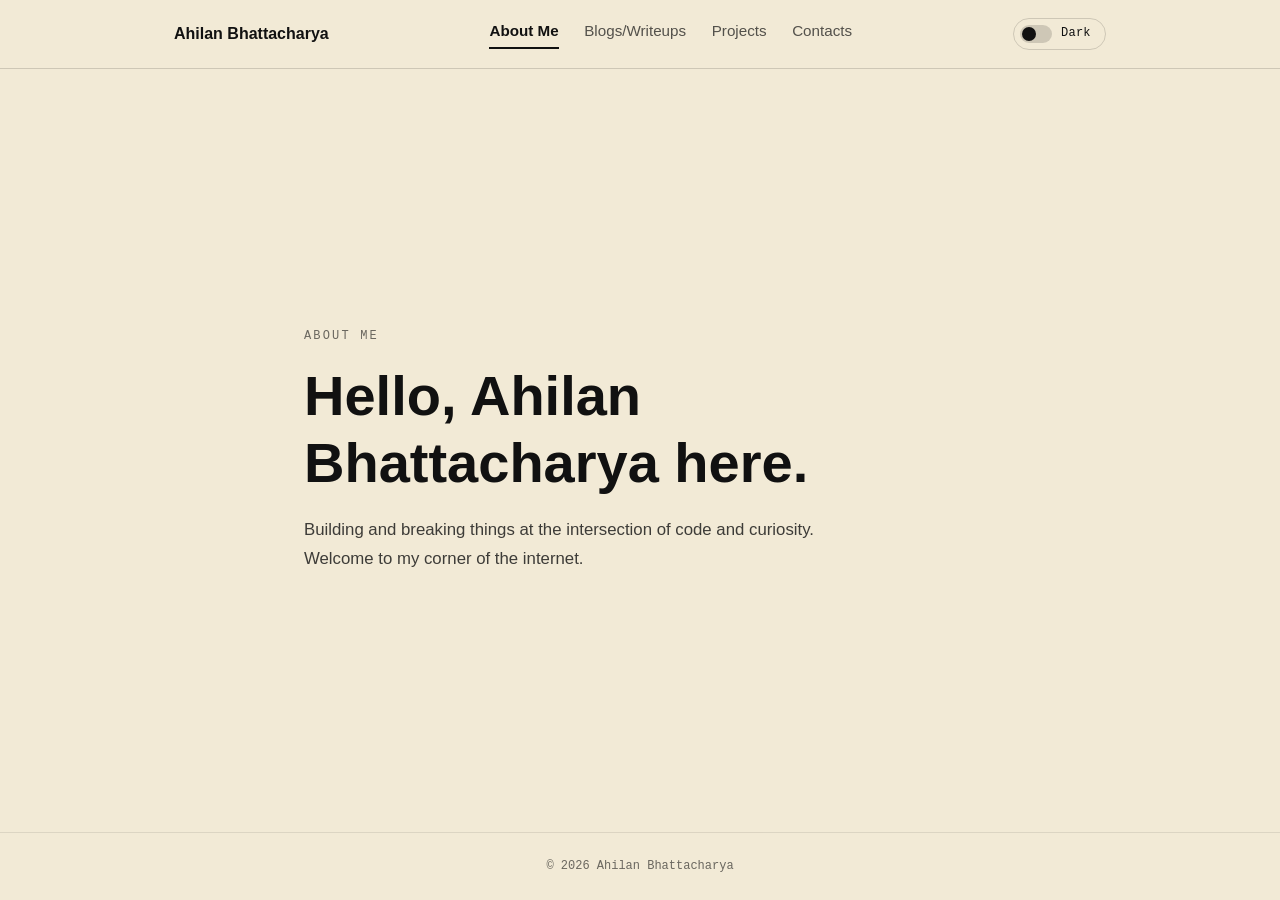
<file: index.html>
<!DOCTYPE html>
<html lang="en">
<head>
  <meta charset="UTF-8" />
  <meta name="viewport" content="width=device-width, initial-scale=1.0" />
  <title>Ahilan Bhattacharya</title>
  <script>
    (function () {
      if (localStorage.getItem('theme') === 'dark') {
        document.documentElement.setAttribute('data-theme', 'dark');
      }
    })();
  </script>
  <link rel="stylesheet" href="style.css" />
</head>
<body>

  <header class="site-header">
    <div class="header-inner">
      <a class="brand" href="index.html">Ahilan Bhattacharya</a>
      <nav class="site-nav" aria-label="Primary">
        <a href="index.html" aria-current="page">About Me</a>
        <a href="blogs.html">Blogs/Writeups</a>
        <a href="projects.html">Projects</a>
        <a href="contact.html">Contacts</a>
      </nav>
      <button id="theme-toggle" class="theme-toggle" type="button" aria-pressed="false">
        <span class="toggle-track" aria-hidden="true"><span class="toggle-thumb"></span></span>
        <span class="toggle-label">Dark</span>
      </button>
    </div>
  </header>

  <main class="hero">
    <p class="eyebrow">About Me</p>
    <h1>Hello, Ahilan Bhattacharya here.</h1>
    <p class="lede">
      Building and breaking things at the intersection of code and curiosity.
      Welcome to my corner of the internet.
    </p>
  </main>

  <footer class="site-footer">© 2026 Ahilan Bhattacharya</footer>

  <script src="script.js"></script>
</body>
</html>
</file>
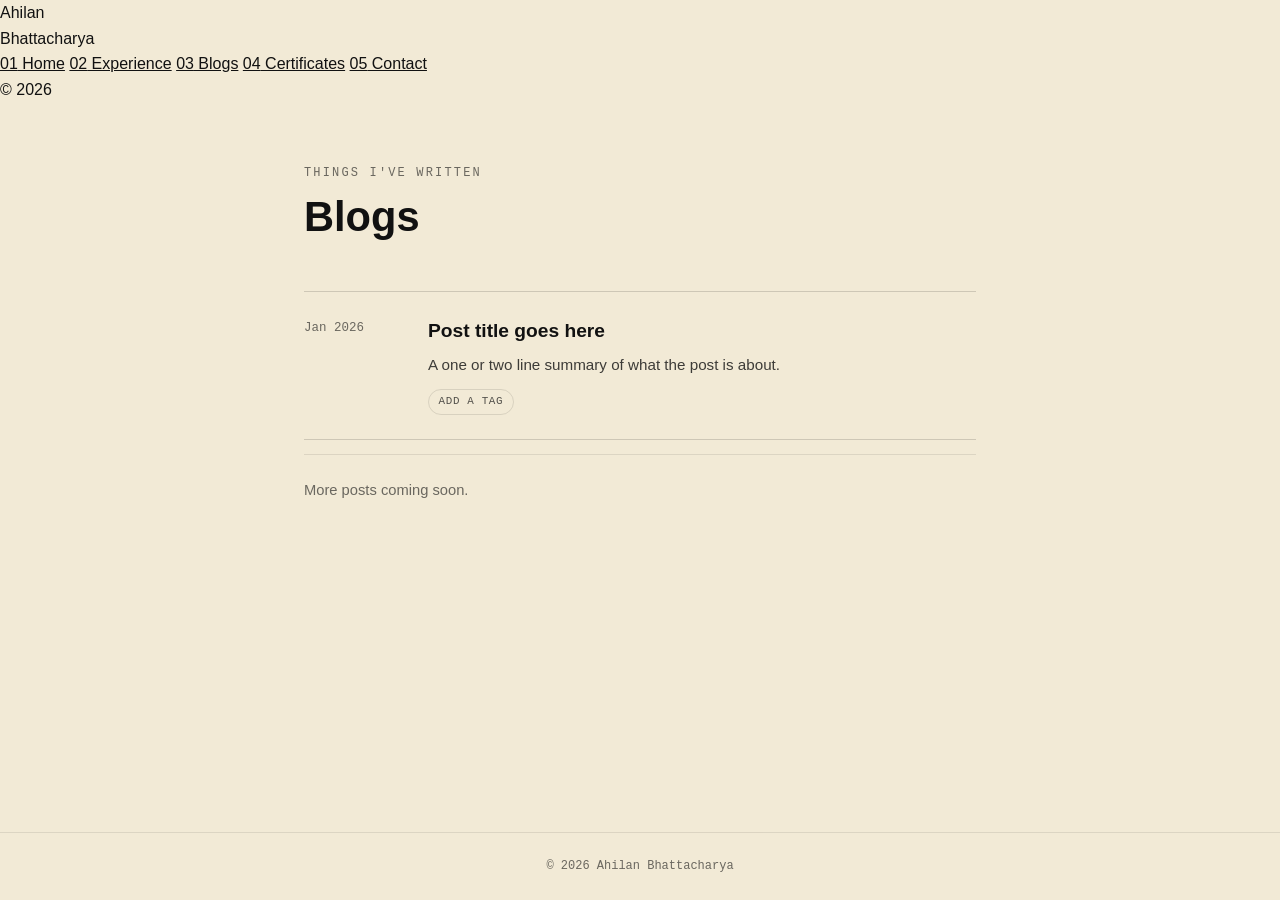
<file: blogs.html>
<!DOCTYPE html>
<html lang="en">
<head>
  <meta charset="UTF-8" />
  <meta name="viewport" content="width=device-width, initial-scale=1.0" />
  <title>Blogs — Ahilan Bhattacharya</title>
  <link rel="preconnect" href="https://fonts.googleapis.com" />
  <link rel="preconnect" href="https://fonts.gstatic.com" crossorigin />
  <link
    href="https://fonts.googleapis.com/css2?family=Fraunces:wght@600;700&family=Inter:wght@400;500&family=IBM+Plex+Mono:wght@400;500&display=swap"
    rel="stylesheet"
  />
  <link rel="stylesheet" href="style.css" />
</head>
<body>

  <aside class="sidebar">
    <div class="mark">Ahilan<br />Bhattacharya</div>
    <nav>
      <a href="index.html"><span class="num">01</span> Home</a>
      <a href="experience.html"><span class="num">02</span> Experience</a>
      <a href="blogs.html" aria-current="page"><span class="num">03</span> Blogs</a>
      <a href="certificates.html"><span class="num">04</span> Certificates</a>
      <a href="contact.html"><span class="num">05</span> Contact</a>
    </nav>
    <div class="sidebar-footer">© 2026</div>
  </aside>

  <main class="page">
    <span class="eyebrow">Things I've written</span>
    <h1>Blogs</h1>

    <!--
      Placeholder entries — replace with your real posts.
      Wrap each .entry in an <a> tag once you have real links.
    -->
    <div class="entry">
      <div class="when">Jan 2026</div>
      <div>
        <h2>Post title goes here</h2>
        <p>A one or two line summary of what the post is about.</p>
        <span class="tag">Add a tag</span>
      </div>
    </div>

    <p class="empty-note">More posts coming soon.</p>

  </main>

  <footer class="site-footer">© 2026 Ahilan Bhattacharya</footer>

</body>
</html>
</file>
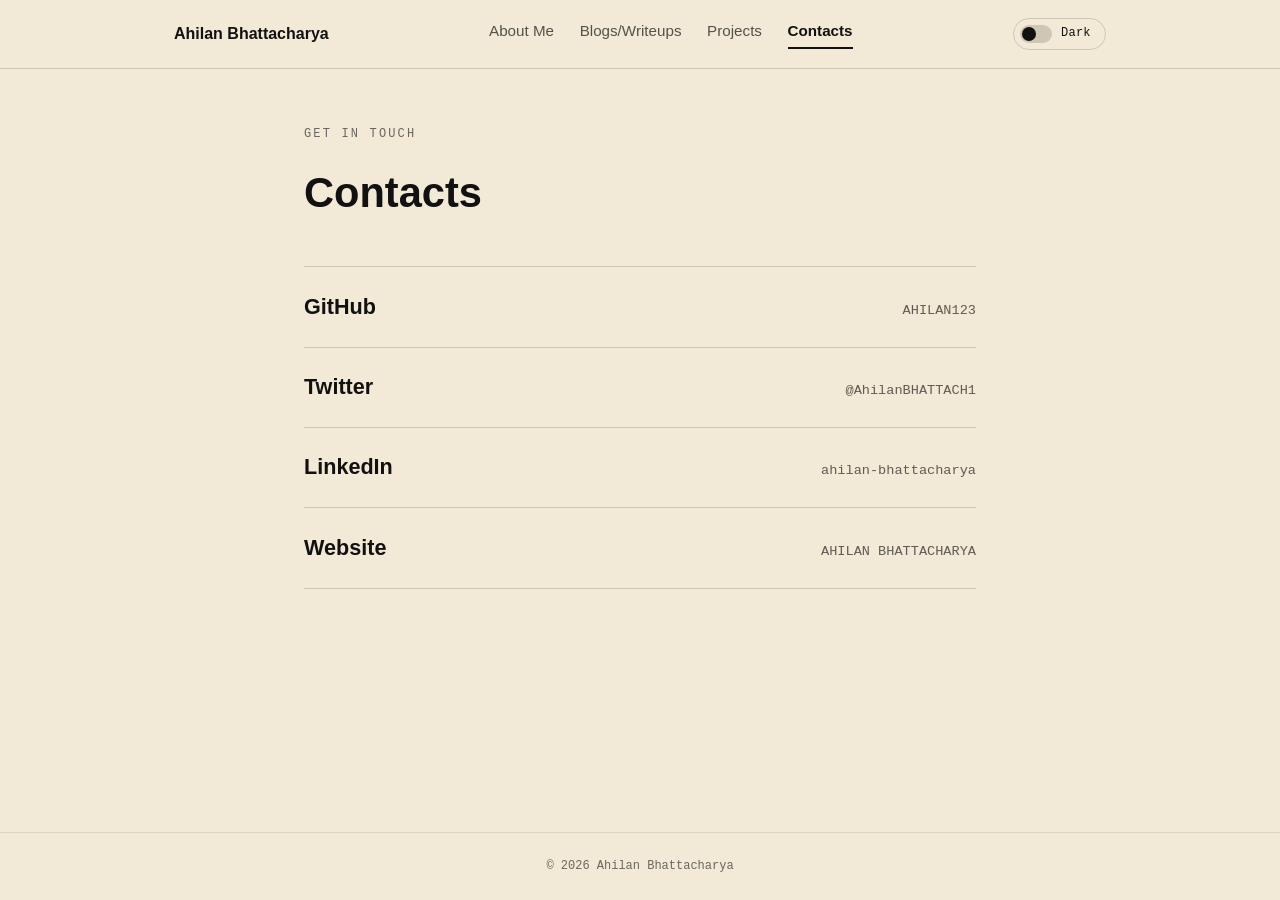
<file: contact.html>
<!DOCTYPE html>
<html lang="en">
<head>
  <meta charset="UTF-8" />
  <meta name="viewport" content="width=device-width, initial-scale=1.0" />
  <title>Contacts — Ahilan Bhattacharya</title>
  <script>
    (function () {
      if (localStorage.getItem('theme') === 'dark') {
        document.documentElement.setAttribute('data-theme', 'dark');
      }
    })();
  </script>
  <link rel="stylesheet" href="style.css" />
</head>
<body>

  <header class="site-header">
    <div class="header-inner">
      <a class="brand" href="index.html">Ahilan Bhattacharya</a>
      <nav class="site-nav" aria-label="Primary">
        <a href="index.html">About Me</a>
        <a href="blogs.html">Blogs/Writeups</a>
        <a href="projects.html">Projects</a>
        <a href="contact.html" aria-current="page">Contacts</a>
      </nav>
      <button id="theme-toggle" class="theme-toggle" type="button" aria-pressed="false">
        <span class="toggle-track" aria-hidden="true"><span class="toggle-thumb"></span></span>
        <span class="toggle-label">Dark</span>
      </button>
    </div>
  </header>

  <main class="page">
    <p class="eyebrow">Get in touch</p>
    <h1>Contacts</h1>

    <div class="contact-list">
      <a href="https://github.com/AHILAN123" target="_blank" rel="noopener noreferrer">
        <span class="platform">GitHub</span>
        <span class="handle">AHILAN123</span>
      </a>
      <a href="https://twitter.com/AhilanBHATTACH1" target="_blank" rel="noopener noreferrer">
        <span class="platform">Twitter</span>
        <span class="handle">@AhilanBHATTACH1</span>
      </a>
      <a href="https://linkedin.com/in/ahilan-bhattacharya-373058215" target="_blank" rel="noopener noreferrer">
        <span class="platform">LinkedIn</span>
        <span class="handle">ahilan-bhattacharya</span>
      </a>
      <a href="https://ahilan123.github.io/index.html" target="_blank" rel="noopener noreferrer">
        <span class="platform">Website</span>
        <span class="handle">AHILAN BHATTACHARYA</span>
      </a>
    </div>
  </main>

  <footer class="site-footer">© 2026 Ahilan Bhattacharya</footer>

  <script src="script.js"></script>
</body>
</html>
</file>
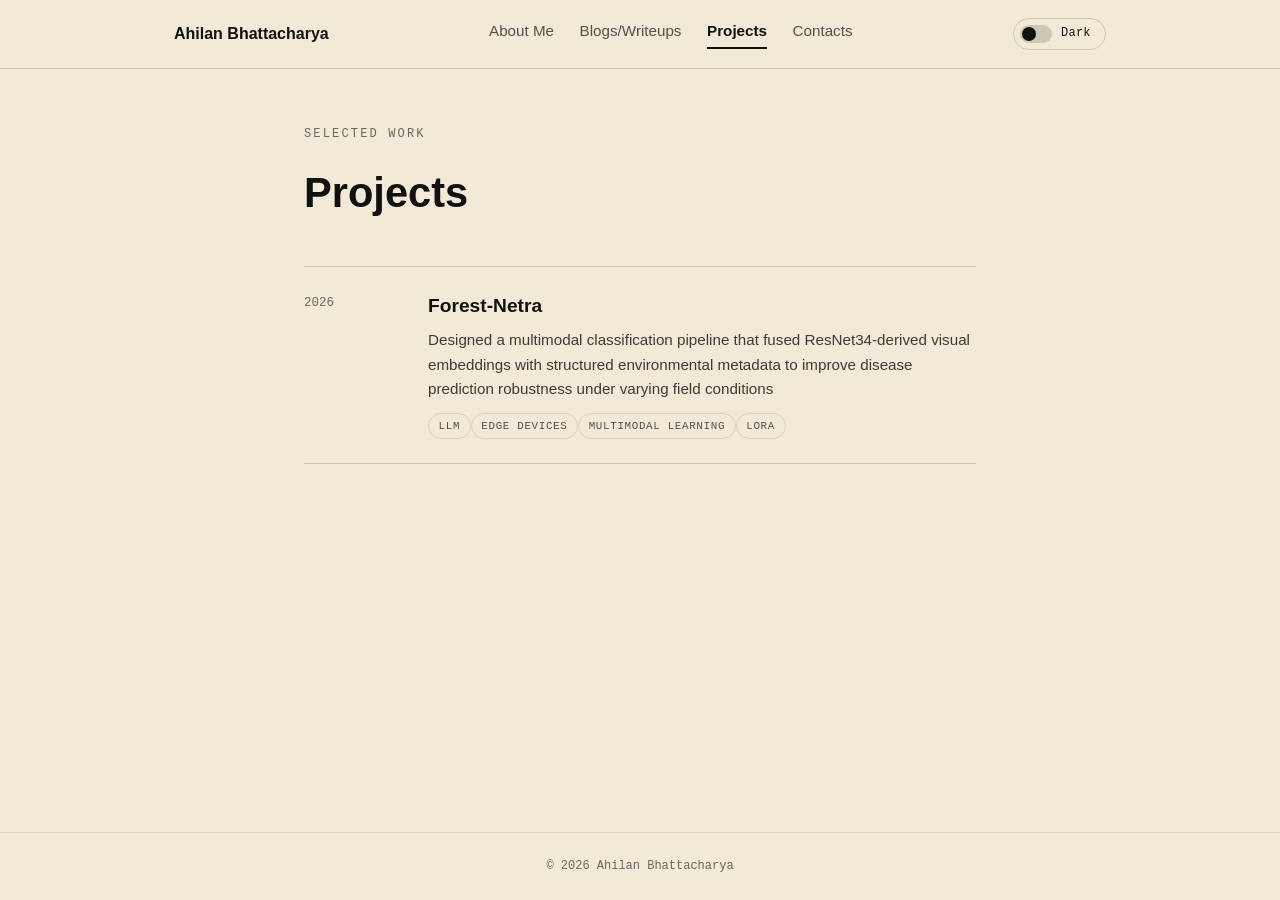
<file: projects.html>
<!DOCTYPE html>
<html lang="en">
<head>
  <meta charset="UTF-8" />
  <meta name="viewport" content="width=device-width, initial-scale=1.0" />
  <title>Projects — Ahilan Bhattacharya</title>
  <script>
    (function () {
      if (localStorage.getItem('theme') === 'dark') {
        document.documentElement.setAttribute('data-theme', 'dark');
      }
    })();
  </script>
  <link rel="stylesheet" href="style.css" />
</head>
<body>

  <header class="site-header">
    <div class="header-inner">
      <a class="brand" href="index.html">Ahilan Bhattacharya</a>
      <nav class="site-nav" aria-label="Primary">
        <a href="index.html">About Me</a>
        <a href="blogs.html">Blogs/Writeups</a>
        <a href="projects.html" aria-current="page">Projects</a>
        <a href="contact.html">Contacts</a>
      </nav>
      <button id="theme-toggle" class="theme-toggle" type="button" aria-pressed="false">
        <span class="toggle-track" aria-hidden="true"><span class="toggle-thumb"></span></span>
        <span class="toggle-label">Dark</span>
      </button>
    </div>
  </header>

  <main class="page">
    <p class="eyebrow">Selected Work</p>
    <h1>Projects</h1>

    <!-- Placeholder entry — replace with real projects -->
    <div class="entry">
      <div class="when">2026</div>
      <div>
        <h2>Forest-Netra</h2>
        <p>Designed a multimodal classification pipeline that fused ResNet34-derived visual embeddings with structured environmental metadata to improve disease prediction robustness
under varying field conditions</p>
        <span class="tag">LLM</span><span class="tag">Edge Devices</span><span class="tag">Multimodal Learning</span><span class="tag">LoRA</span>
    </div>
  </main>

  <footer class="site-footer">© 2026 Ahilan Bhattacharya</footer>

  <script src="script.js"></script>
</body>
</html>
</file>
<file: style.css>
/* =====================================================
   Ahilan Bhattacharya — Portfolio
   Plain HTML/CSS. One stylesheet, two themes:
   - light (default): beige background, black text
   - dark (toggle):   grey/black background, green text
   Theme is switched by setting data-theme="dark" on <html>
   (see script.js). No frameworks, no build step.
   ===================================================== */

:root {
  --bg: #f2ead6;
  --text: #111111;
  --line: rgba(0, 0, 0, 0.15);

  --font-sans: -apple-system, BlinkMacSystemFont, "Segoe UI", Roboto, Helvetica, Arial, sans-serif;
  --font-mono: ui-monospace, "SFMono-Regular", Menlo, Consolas, "Liberation Mono", monospace;
}

:root[data-theme="dark"] {
  --bg: #0e0f0e;
  --text: #39ff33;
  --line: rgba(57, 255, 51, 0.25);
}

* {
  box-sizing: border-box;
}

html {
  scroll-behavior: smooth;
}

body {
  margin: 0;
  min-height: 100vh;
  display: flex;
  flex-direction: column;
  background: var(--bg);
  color: var(--text);
  font-family: var(--font-sans);
  line-height: 1.6;
}

[data-theme="dark"] body {
  font-family: var(--font-mono);
}

a {
  color: inherit;
}

::selection {
  background: var(--text);
  color: var(--bg);
}

/* ---------- Header ---------- */

.site-header {
  position: sticky;
  top: 0;
  z-index: 10;
  background: var(--bg);
  border-bottom: 1px solid var(--line);
}

.header-inner {
  max-width: 980px;
  margin: 0 auto;
  padding: 1.1rem 1.5rem;
  display: flex;
  align-items: center;
  justify-content: space-between;
  gap: 1.5rem;
  flex-wrap: wrap;
}

.brand {
  font-weight: 700;
  font-size: 1rem;
  text-decoration: none;
  white-space: nowrap;
}

.site-nav {
  display: flex;
  gap: 1.6rem;
  flex-wrap: wrap;
}

.site-nav a {
  text-decoration: none;
  font-size: 0.95rem;
  opacity: 0.7;
  padding-bottom: 0.2rem;
  border-bottom: 2px solid transparent;
  transition: opacity 0.15s ease, border-color 0.15s ease;
}

.site-nav a:hover {
  opacity: 1;
}

.site-nav a[aria-current="page"] {
  opacity: 1;
  font-weight: 700;
  border-bottom-color: currentColor;
}

/* Dark mode toggle */

.theme-toggle {
  display: flex;
  align-items: center;
  gap: 0.55rem;
  background: transparent;
  border: 1px solid var(--line);
  border-radius: 999px;
  padding: 0.35rem 0.8rem 0.35rem 0.4rem;
  font: inherit;
  color: var(--text);
  cursor: pointer;
}

.toggle-track {
  width: 32px;
  height: 18px;
  border-radius: 999px;
  background: var(--line);
  position: relative;
  flex-shrink: 0;
}

.toggle-thumb {
  position: absolute;
  top: 2px;
  left: 2px;
  width: 14px;
  height: 14px;
  border-radius: 50%;
  background: var(--text);
  transition: transform 0.2s ease;
}

[data-theme="dark"] .toggle-thumb {
  transform: translateX(14px);
}

.toggle-label {
  font-family: var(--font-mono);
  font-size: 0.75rem;
  letter-spacing: 0.02em;
  min-width: 2.6em;
  text-align: left;
}

/* ---------- Shared page bits ---------- */

.eyebrow {
  font-family: var(--font-mono);
  font-size: 0.75rem;
  letter-spacing: 0.18em;
  text-transform: uppercase;
  opacity: 0.6;
  margin: 0 0 1rem;
}

/* ---------- Hero (About Me / landing page) ---------- */

.hero {
  flex: 1;
  display: flex;
  flex-direction: column;
  justify-content: center;
  max-width: 720px;
  width: 100%;
  margin: 0 auto;
  padding: 4rem 1.5rem;
}

.hero h1 {
  font-size: clamp(2.25rem, 5vw, 3.5rem);
  font-weight: 800;
  line-height: 1.2;
  margin: 0 0 1.25rem;
  max-width: 18ch;
}

[data-theme="dark"] .hero h1 {
  text-shadow: 0 0 16px rgba(57, 255, 51, 0.35);
}

.hero .lede {
  font-size: 1.05rem;
  line-height: 1.7;
  max-width: 55ch;
  opacity: 0.8;
  margin: 0;
}

/* ---------- Generic inner page (Blogs / Projects / Contact) ---------- */

.page {
  flex: 1;
  max-width: 720px;
  width: 100%;
  margin: 0 auto;
  padding: 3.5rem 1.5rem 5rem;
}

.page h1 {
  font-size: clamp(2rem, 4vw, 2.6rem);
  font-weight: 800;
  margin: 0 0 2.5rem;
}

.entry {
  display: grid;
  grid-template-columns: 6.5rem 1fr;
  gap: 1.25rem;
  padding: 1.5rem 0;
  border-top: 1px solid var(--line);
}

.entry:last-of-type {
  border-bottom: 1px solid var(--line);
}

.entry .when {
  font-family: var(--font-mono);
  font-size: 0.78rem;
  opacity: 0.6;
  padding-top: 0.2rem;
}

.entry h2 {
  margin: 0 0 0.4rem;
  font-size: 1.2rem;
  font-weight: 700;
}

.entry p {
  margin: 0;
  opacity: 0.8;
  font-size: 0.95rem;
}

.entry .tag {
  display: inline-block;
  margin-top: 0.75rem;
  font-family: var(--font-mono);
  font-size: 0.68rem;
  text-transform: uppercase;
  letter-spacing: 0.06em;
  border: 1px solid var(--line);
  border-radius: 999px;
  padding: 0.2rem 0.6rem;
  opacity: 0.7;
}

.empty-note {
  padding-top: 1.5rem;
  border-top: 1px solid var(--line);
  opacity: 0.6;
  font-size: 0.92rem;
}

/* ---------- Contact page ---------- */

.contact-list {
  display: flex;
  flex-direction: column;
}

.contact-list a {
  display: flex;
  align-items: baseline;
  justify-content: space-between;
  gap: 1rem;
  padding: 1.4rem 0;
  border-top: 1px solid var(--line);
  text-decoration: none;
  transition: opacity 0.15s ease;
}

.contact-list a:last-child {
  border-bottom: 1px solid var(--line);
}

.contact-list a:hover {
  opacity: 0.6;
}

.contact-list .platform {
  font-size: 1.35rem;
  font-weight: 700;
}

.contact-list .handle {
  font-family: var(--font-mono);
  font-size: 0.85rem;
  opacity: 0.65;
  white-space: nowrap;
}

/* ---------- Footer ---------- */

.site-footer {
  border-top: 1px solid var(--line);
  text-align: center;
  padding: 1.5rem;
  font-family: var(--font-mono);
  font-size: 0.75rem;
  opacity: 0.6;
}

/* ---------- Accessibility ---------- */

a:focus-visible,
button:focus-visible {
  outline: 2px solid var(--text);
  outline-offset: 3px;
  border-radius: 4px;
}

@media (prefers-reduced-motion: reduce) {
  html {
    scroll-behavior: auto;
  }
  * {
    transition-duration: 0.001ms !important;
  }
}

/* ---------- Responsive ---------- */

@media (max-width: 640px) {
  .header-inner {
    padding: 1rem 1.25rem;
  }

  .site-nav {
    gap: 1.1rem;
  }

  .entry {
    grid-template-columns: 1fr;
    gap: 0.4rem;
  }

  .contact-list a {
    flex-direction: column;
    gap: 0.3rem;
  }
}
</file>
